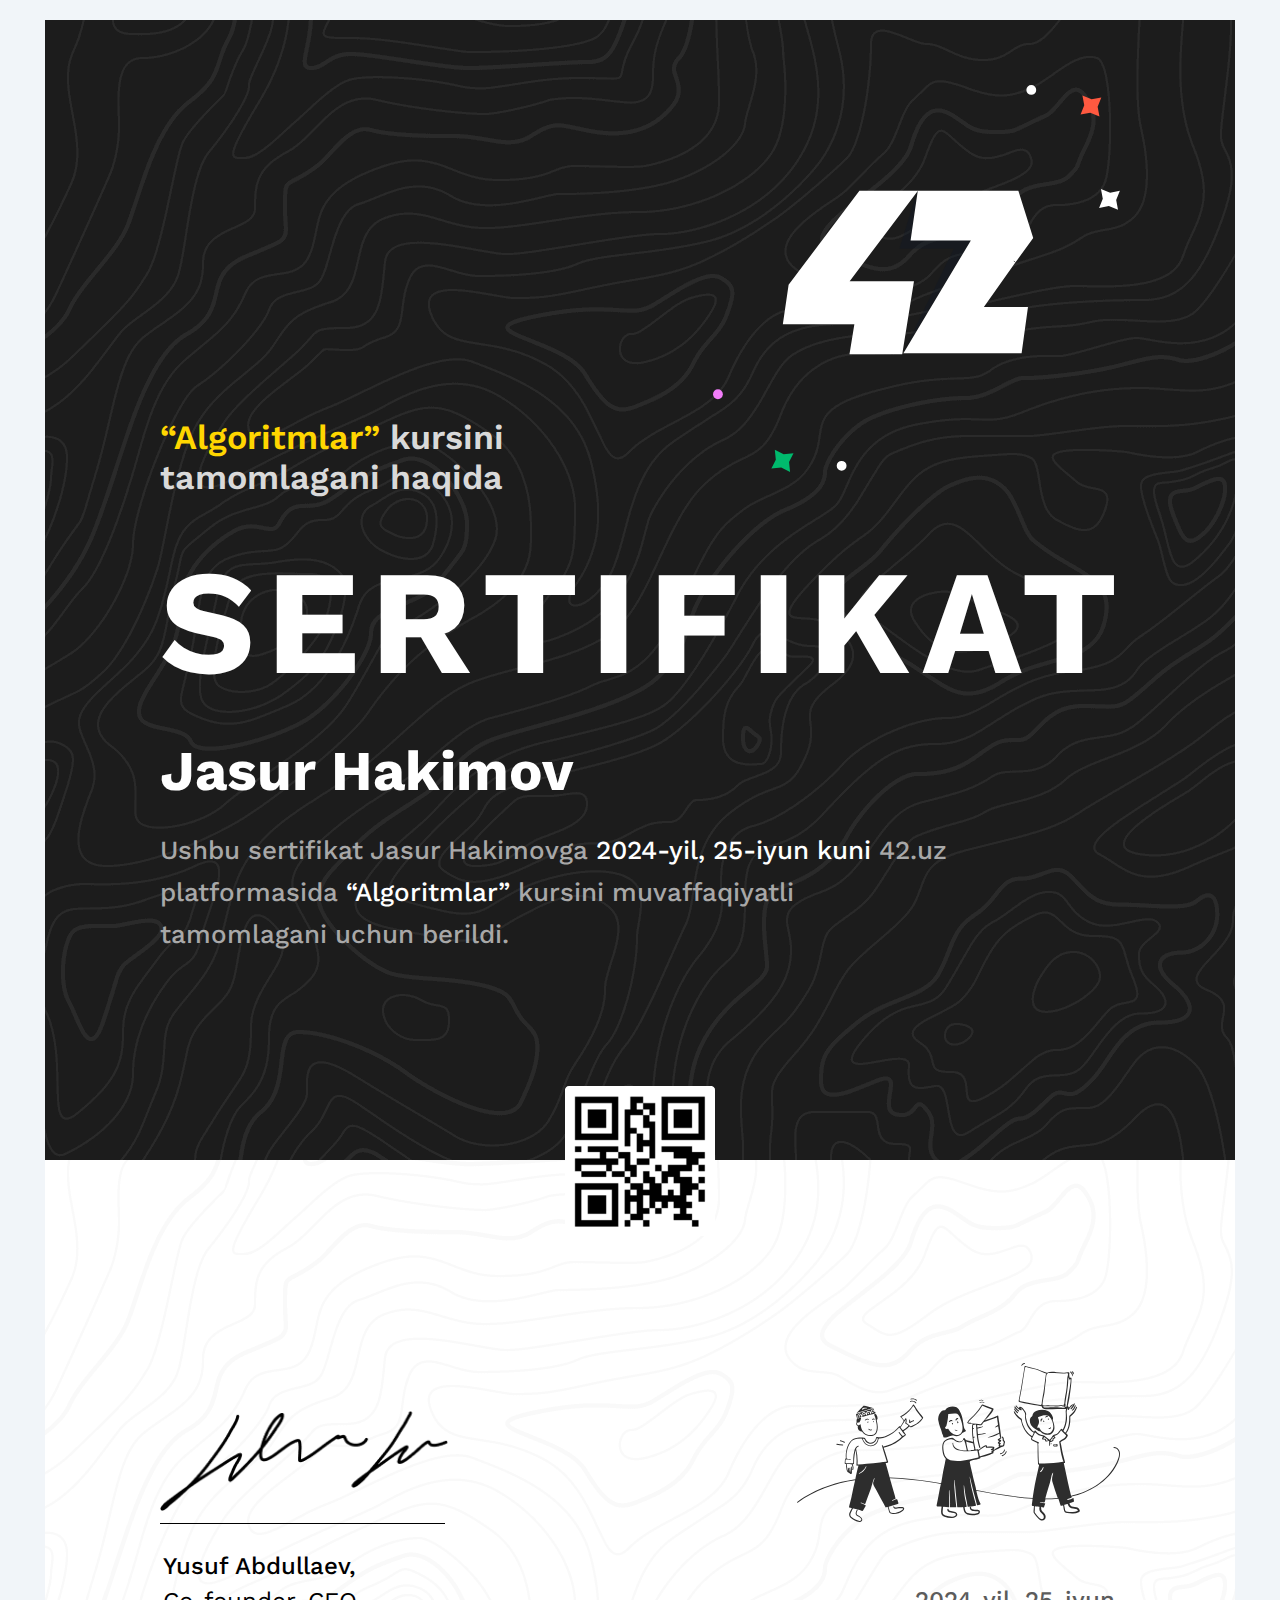
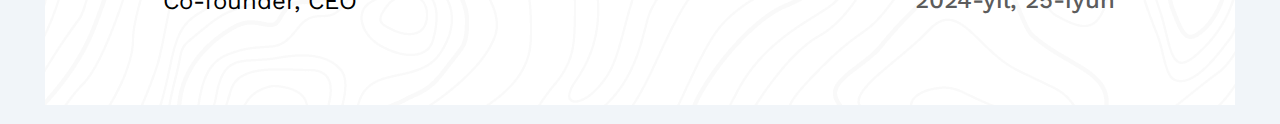
<file: index.html>
<!DOCTYPE html>
<html lang="uz">
    <head>
        <meta charset="UTF-8" />
        <meta name="viewport" content="width=device-width, initial-scale=1.0" />
        <link rel="stylesheet" href="./assets/css/style.css" />
        <title>42 Sertifikat</title>
    </head>
    <body>
        <div class="certificate">
            <div class="top">
                <div class="logo">
                    <img src="./assets/img/logo.svg" alt="42uz 42.uz logo" />
                </div>
                <div class="course-title">
                    <div class="title">
                        <span class="extra-color">“Algoritmlar”</span> kursini
                        tamomlagani haqida
                    </div>
                </div>
                <div class="big-title">
                    <h1 class="title">SERTIFIKAT</h1>
                </div>
                <div class="info">
                    <h2 class="student-name">Jasur Hakimov</h2>
                    <p class="info-sub">
                        Ushbu sertifikat Jasur Hakimovga
                        <span class="bold-text">2024-yil, 25-iyun kuni</span>
                        42.uz platformasida
                        <span class="bold-text">“Algoritmlar”</span> kursini
                        muvaffaqiyatli tamomlagani uchun berildi.
                    </p>
                </div>
                <div class="qr-container">
                    <img src="./assets/img/qr-code.png" alt="QR Code" />
                </div>
            </div>
            <div class="bottom">
                <div class="left">
                    <div class="signature">
                        <img src="./assets/img/signature.png" alt="Signature" />
                    </div>
                    <div class="ceo-name">
                        Yusuf Abdullaev,
                        <span class="regular-text">Co-founder, CEO</span>
                    </div>
                </div>
                <div class="right">
                    <div class="award">
                        <img src="./assets/img/award.svg" alt="Award" />
                    </div>
                    <div class="award-time">
                        <p>2024-yil, 25-iyun</p>
                    </div>
                </div>
            </div>
        </div>
    </body>
</html>
</file>
<file: assets/css/style.css>
@import url("./fonts.css");

* {
    box-sizing: border-box;
}

body {
    margin: 20px;
    display: grid;
    place-items: center;
    background-color: #f1f5f9;
    font-family: "Work Sans", sans-serif;
    font-weight: 500;
}

.certificate {
    width: 1190px;
    height: 1684px;
}

.top,
.bottom {
    width: 100%;
    padding: 65px 115px;
}

.top {
    height: 1140px;
    background-image: url("../img/black-bg.png");
}

.bottom {
    height: 545px;
    background-image: url("../img/white-bg.png");
    padding: 250px 115px 85px;
    display: flex;
    justify-content: space-between;
}

.logo {
    display: flex;
    justify-content: end;
}

.logo img {
    width: 407px;
    height: 387px;
}

.course-title .title {
    width: 440px;
    font-size: 34px;
    font-weight: 600;
    margin-top: -55px;
    color: #d9d9d9;
}

.extra-color {
    color: #ffd600;
}

.big-title .title {
    font-weight: 800;
    font-size: 148px;
    letter-spacing: 11px;
    color: #ffffff;
    margin-top: 38px;
}

.student-name {
    font-weight: 700;
    font-size: 56px;
    color: #ffffff;
}

.info-sub {
    font-weight: 500;
    font-size: 26px;
    color: #a8a8a8;
    width: 795px;
    line-height: 42px;
    margin-top: -22px;
}

.bold-text {
    color: #ffffff;
}

.info {
    margin-top: -70px;
}

.qr-container {
    display: flex;
    justify-content: center;
    align-items: center;
}

.qr-container img {
    margin-bottom: -360px;
}

.signature {
    padding-bottom: 8px;
    border-bottom: 0.4px solid #000000;
    width: 285px;
    margin-top: 1px;
}

.signature img {
    width: 288px;
    height: 100px;
}

.ceo-name {
    font-size: 24px;
    font-weight: 500;
    width: 220px;
    line-height: 35px;
    color: #000000;
    margin-top: 25px;
    margin-left: 3px;
}

.regular-text {
    font-weight: 400;
}

.right {
    margin-top: -40px;
    display: flex;
    flex-direction: column;
    justify-content: center;
    align-items: end;
}

.award {
    margin-top: 10px;
}

.award-time {
    font-weight: 500;
    font-size: 24px;
    color: #5c5c5c;
    margin-top: 36px;
    margin-right: 5px;
}

@media screen and (max-width: 1260px) {
    body {
        margin: 0;
    }
}
</file>
